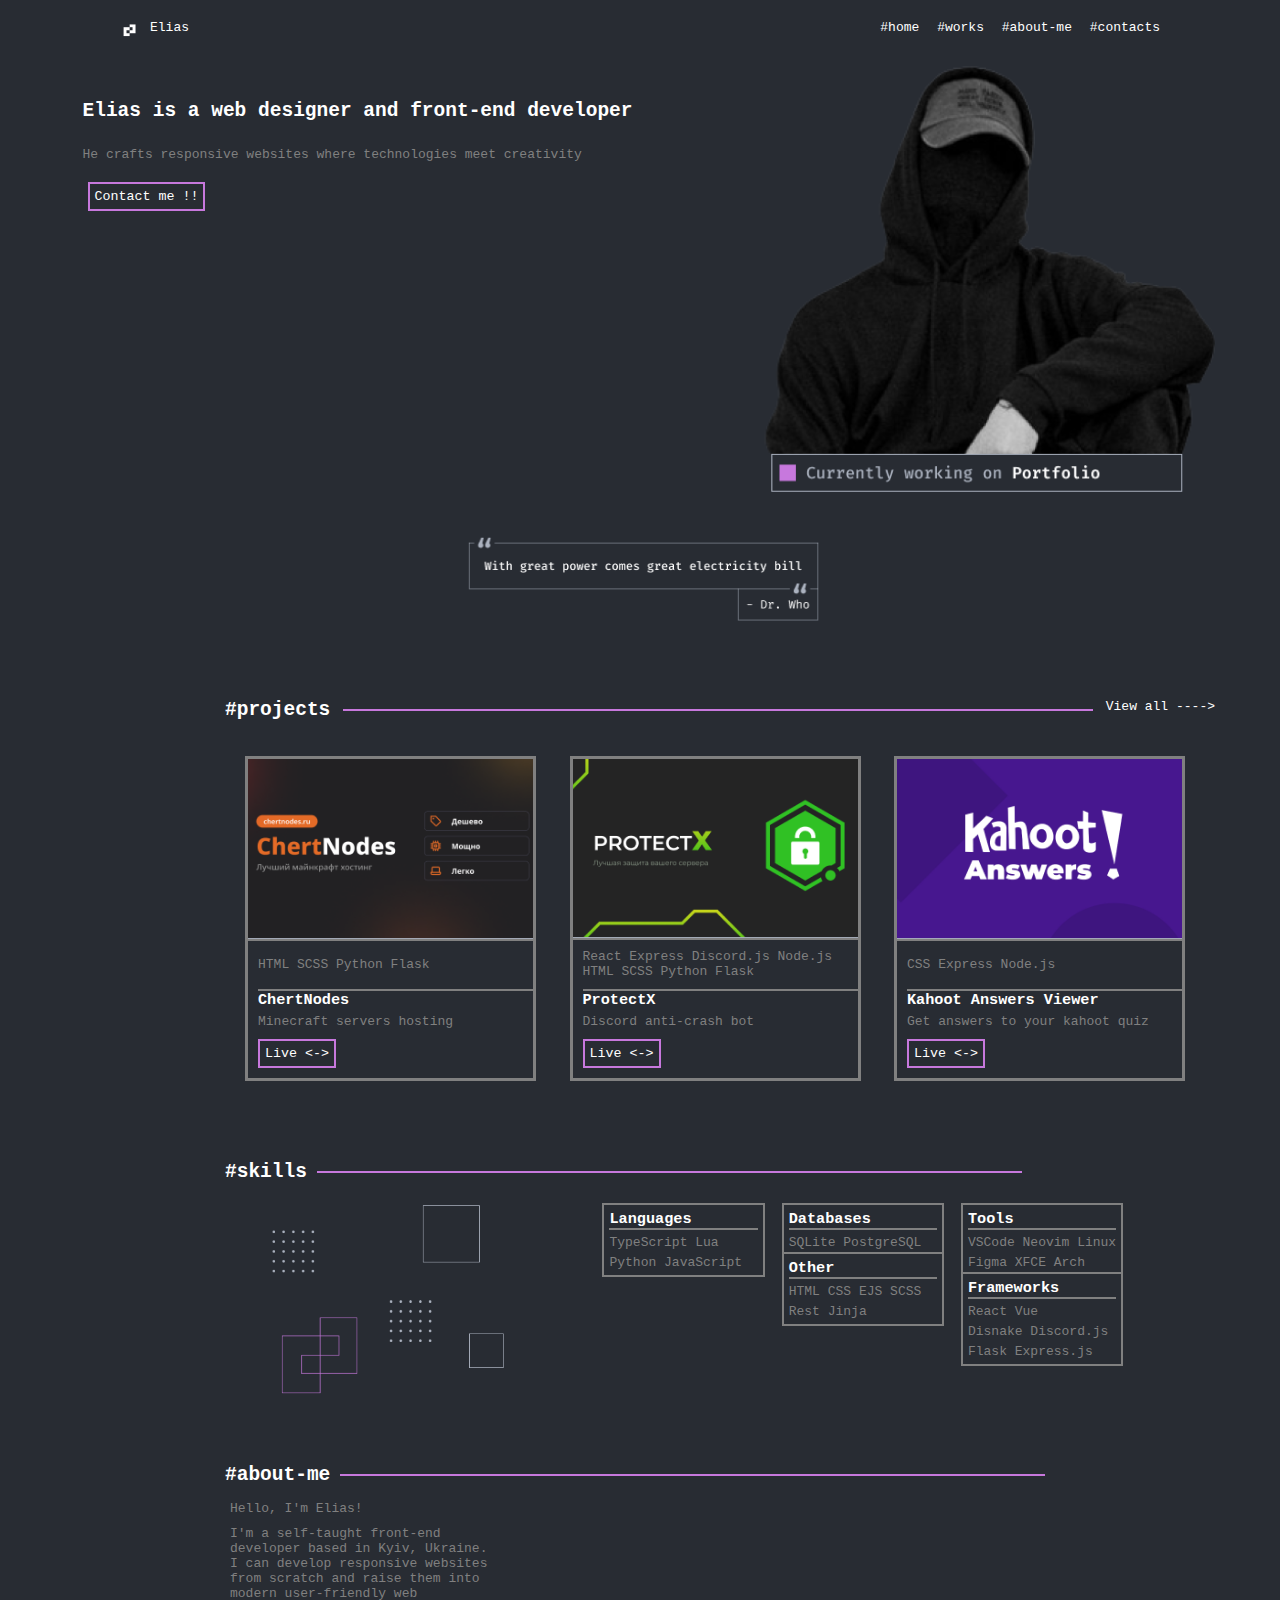
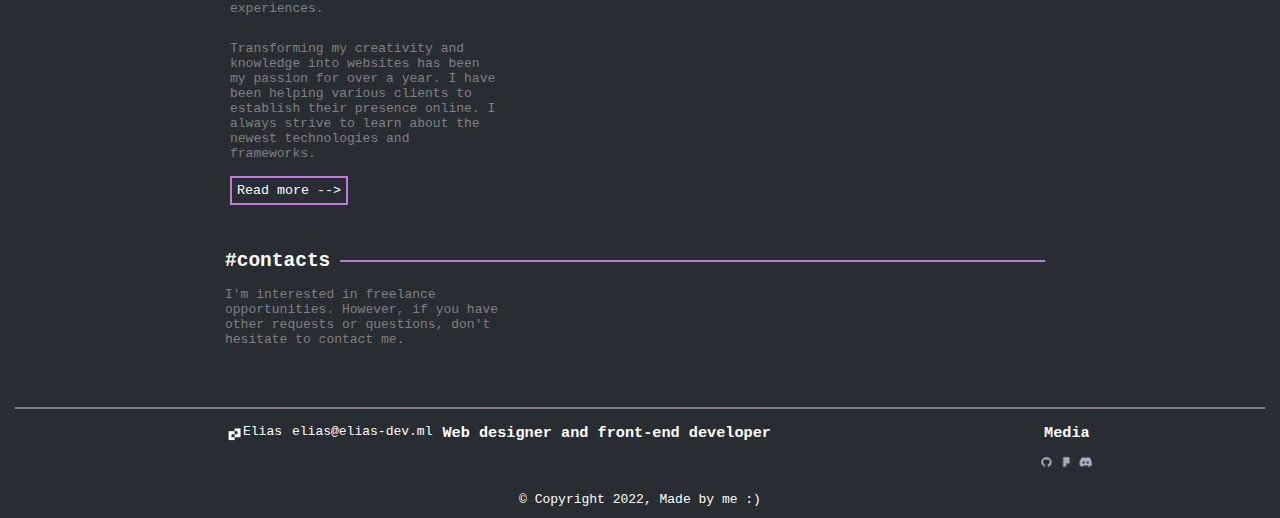
<file: index.html>
<!DOCTYPE html>
<html lang="en">
<head>
    <meta charset="UTF-8">
    <meta name="viewport" content="width=device-width, initial-scale=1.0">
    <title>Elias Home</title>
    <link rel="stylesheet" href="styles.css">
</head>
<body>
    <header>
        <div class="left-bit">
            <img id="logo" src="images/logo.png" alt="logo">              
            <p id="name">Elias</p>
        </div>

        <nav class="right-bit">
            <a href="Home.html">#home</a>
            <a href="Home.html">#works</a>
            <a href="Home.html">#about-me</a>
            <a href="Contacts.html">#contacts</a>
        </nav>
    </header>
    
    <section>
        <div class="opener">
            <div class="opener-text">
                <h2>Elias is a web designer and front-end developer</h2>
                <p>He crafts responsive websites where technologies meet creativity</p>
                <a href="Contacts.html">
                    <button>Contact me !!</button>
                </a>
            </div>

            <div class="opener-image">
                <img src="images/opener.png" alt="Elias">
            </div>
        </div>

        <div class="opener-quote">
            <img src="images/quote.png" alt="'With great power comes great electricity bill' - Dr. Who">
        </div>

        <div class="projects">
            <div class="projects-header">
                <h2>#projects</h2>
                <hr class="line-right">
                <p>View all ----></p>
            </div>

            <div class="projects-content">
                <div class="card">
                    <div class="card-thumbnail">
                        <img src="images/card1.png" alt="ChertNodes">
                    </div>
                    <div class="card-content">
                        <p>HTML SCSS Python Flask</p>
                    </div>
                    <div class="card-footer">
                        <h3>ChertNodes</h3>
                        <p>Minecraft servers hosting</p>
                        <button class="live-button">Live <-></button>
                    </div>
                </div>

                <div class="card">
                    <div class="card-thumbnail">
                        <img src="images/card2.png" alt="ProtectX">
                    </div>
                    <div class="card-content">
                        <p>React Express Discord.js Node.js</p>
                        <p>HTML SCSS Python Flask</p>
                    </div>
                    <div class="card-footer">
                        <h3>ProtectX</h3>
                        <p>Discord anti-crash bot</p>
                        <button class="live-button">Live <-></button>
                    </div>
                </div>

                <div class="card">
                    <div class="card-thumbnail">
                        <img src="images/card3.png" alt="Kahoot Answers">
                    </div>
                    <div class="card-content">
                        <p>CSS Express Node.js</p>
                    </div>
                    <div class="card-footer">
                        <h3>Kahoot Answers Viewer</h3>
                        <p>Get answers to your kahoot quiz</p>
                        <button class="live-button">Live <-></button>
                    </div>
                </div>
            </div>

        </div>

        <div class="skills">
            <div class="skills-header">
                <h2>#skills</h2>
                <hr class="line-right">
            </div>

            <div class="skills-content">
                <img src="images/skills-design.png" alt="bizarre design of abstract shapes and dots">
                <div class="skills-grid-container">
                    <div class="skills-grid-item">
                        <h3>Languages</h3>
                        <p>TypeScript Lua</p>
                        <p>Python JavaScript</p>
                    </div>
                    <div class="skills-grid-item">
                        <h3>Databases</h3>
                        <p>SQLite PostgreSQL</p>
                        <p>Mongo</p>
                    </div>
                    <div class="skills-grid-item">
                        <h3>Tools</h3>
                        <p>VSCode Neovim Linux</p>
                        <p>Figma XFCE Arch</p>
                        <p>Git Font Awesome</p>
                    </div>
                    <div class="skills-grid-item">

                    </div>
                    <div class="skills-grid-item">
                        <h3>Other</h3>
                        <p>HTML CSS EJS SCSS</p>
                        <p>Rest Jinja</p>
                    </div>
                    <div class="skills-grid-item">
                        <h3>Frameworks</h3>
                        <p>React Vue</p>
                        <p>Disnake Discord.js</p>
                        <p>Flask Express.js</p>
                    </div>
                </div>
            </div>
        </div>

        <div class="about">
            <div class="about-header">
                <h2>#about-me</h2>
                <hr class="line-right">
            </div>

            <div class="about-content">
                <p>Hello, I'm Elias!</p><br>
                <p>I'm a self-taught front-end developer based in Kyiv, Ukraine. I can develop responsive websites from scratch and raise them into modern user-friendly web experiences.</p><br>
                <p>Transforming my creativity and knowledge into websites has been my passion for over a year. I have been helping various clients to establish their presence online. I always strive to learn about the newest technologies and frameworks.</p><br>
                <a href="About.html">
                    <button >Read more --></button>
                </a>
            </div>
        </div>

        <div class="contacts">
            <div class="contacts-header">
                <h2>#contacts</h2>
                <hr class="line-right"> 
            </div>

            <div class="contacts-content">
                <p>I'm interested in freelance opportunities. However, if you have other requests or questions, don't hesitate to contact me.
                </p>
            </div>
        </div>
    </section>

    <footer>
        <div class="footer-upper">
            <div class="footer-left">
                <img id="logo" src="images/logo.png" alt="logo">
                <p id="name">Elias</p>
                <p>elias@elias-dev.ml</p>
                <h3>Web designer and front-end developer</h3>
            </div>
    
            <div class="footer-right">
                <h3>Media</h3>
                <img src="images/contacts.png" alt="contacts">
            </div>
        </div>
        
        <div class="footer-bottom">
            <p>&copy; Copyright 2022, Made by me :)</p>
        </div>
    </footer>
</body>
</html>
</file>
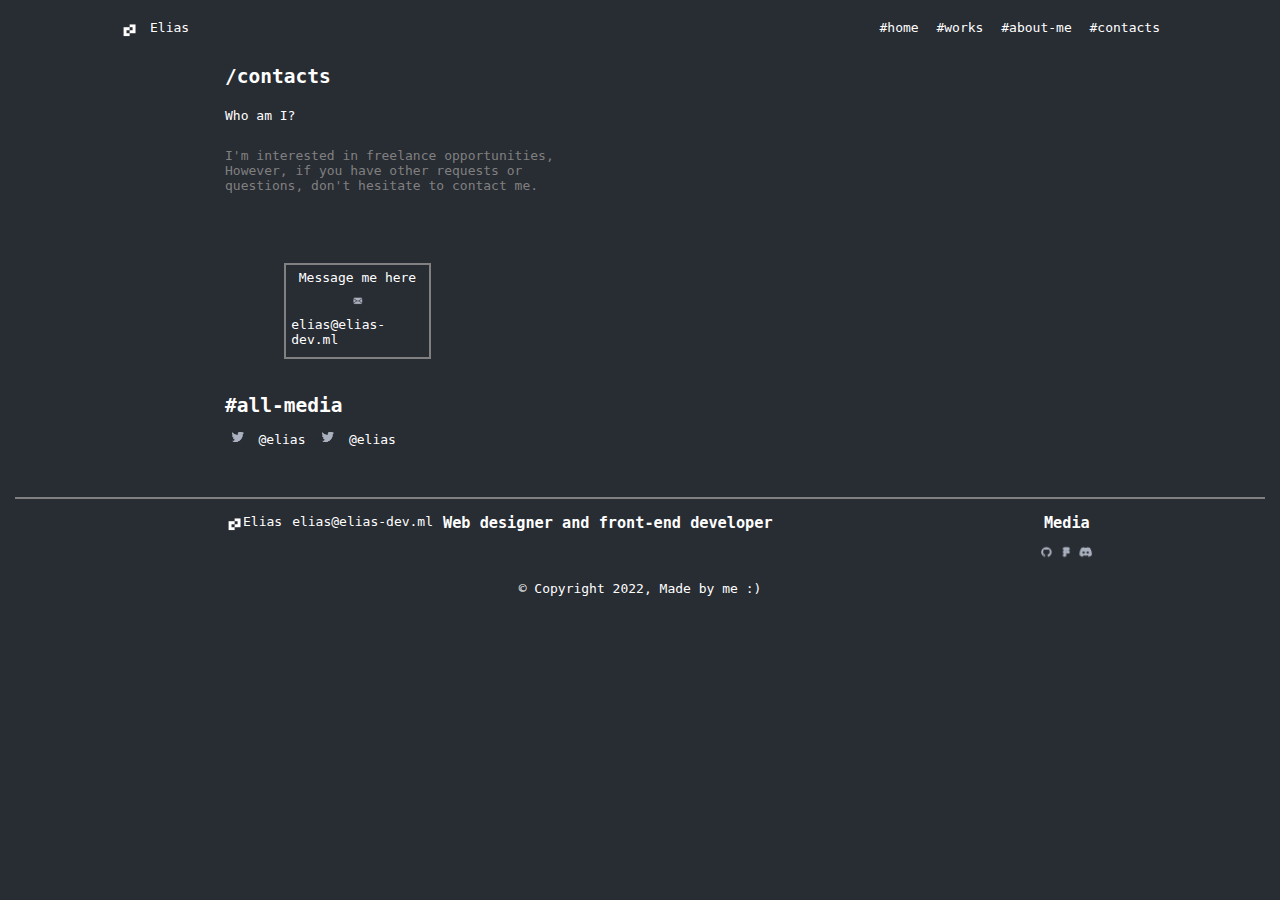
<file: Contacts.html>
<!DOCTYPE html>
<html lang="en">
<head>
    <meta charset="UTF-8">
    <meta name="viewport" content="width=device-width, initial-scale=1.0">
    <link rel="stylesheet" href="styles.css">
    <title>Elias Contacts</title>
</head>
<body>
    <header>
        <div class="left-bit">
            <img id="logo" src="images/logo.png" alt="logo">              
            <p id="name">Elias</p>
        </div>

        <nav class="right-bit">
            <a href="Home.html">#home</a>
            <a href="Home.html">#works</a>
            <a href="Home.html">#about-me</a>
            <a href="Contacts.html">#contacts</a>
        </nav>
    </header>

    <section>
        <div class="contacts-page">
            <div class="contacts-page-header">
                <h2>/contacts</h2>
            </div>

            <div class="contacts-page-content">
                <p id="title">Who am I?</p><br>
                <p>I'm interested in freelance opportunities, However, if you have other requests or questions, don't hesitate to contact me.</p>
            </div>

            <div class="message-me-container">
                <div class="message-me">
                    <p id="title">Message me here</p>
                    <img src="images/mail.png" alt="email: ">
                    <a href="https://youtu.be/nakTCXG0dSM?si=W6K854gSvK89mvQs">elias@elias-dev.ml</p>
                </div>
            </div>
        </div>

        <div class="all-media">
            <div class="all-media-header">
                <h2>#all-media</h2>
            </div>

            <div class="all-media-content">
                <img src="images/twitter.png" alt="twitter bird">
                <p>@elias</p>
                <img src="images/twitter.png" alt="twitter bird">
                <p>@elias</p>
            </div>
        </div>
    </section>

    <footer>
        <div class="footer-upper">
            <div class="footer-left">
                <img id="logo" src="images/logo.png" alt="logo">
                <p id="name">Elias</p>
                <p>elias@elias-dev.ml</p>
                <h3>Web designer and front-end developer</h3>
            </div>
    
            <div class="footer-right">
                <h3>Media</h3>
                <img src="images/contacts.png" alt="contacts">
            </div>
        </div>
        
        <div class="footer-bottom">
            <p>&copy; Copyright 2022, Made by me :)</p>
        </div>
    </footer>
</body>
</html>
</file>
<file: styles.css>
* {
    margin: 5px;
    background-color: #282C33;
    font-family: monospace;
    color: white;
    text-decoration: none;
}

.line-right {
    margin-top: 15px;
    border: none;
    height: 2px;
    background-color: #C778DD;
    width: 50%;
}

/*header css*/
header {
    position: sticky;
    top: 0;
    display: flex;
    justify-content: space-between;
}

.left-bit {
    display: flex;
    margin-left: -10px;
}

#logo {
    width: 20px;
    height: 20px;
}

.right-bit {
    margin-top: 10px;
    margin-right: -10px;
}
/*header css*/


/*opener css*/
.opener {
    display: flex;
    flex-wrap: wrap;
    justify-content: space-around;
    width: 100%;
}

.opener-text {
    margin-top: 20px;
    padding-top: 20px;
}

.opener-text p {
    padding-top: 20px;
    padding-bottom: 10px;
    color: grey;
}

.opener-text button {
    border-style: solid;
    padding: 5px;
    border-color: #C778DD;
}

.opener-image img {
    width: 100%;
}

.opener-quote img {
    width: 100%;
}
/*opener css*/

/*projects css*/
.projects-header {
    display: flex;
    width: 100%;
    justify-content: space-between;
}

/*gtp*/
.projects-content {
    display: flex;
    justify-content: space-between;
    flex-wrap: wrap;
    gap: 10px;
    padding: 20px;
}

.card {
    border-style: solid;
    border-color: grey;
    overflow: hidden;
    display: flex;
    flex-direction: column;
    justify-content: space-between;
}

.card-thumbnail img {
    width: 110%;
    margin: -10px;
    height: auto;
    border-bottom: 2px solid grey;
}

.card-content p {
    color: grey;
    width: 100%;
    margin-bottom: -5px;
}

.card-footer h3{
    border-top: 2px solid grey;
    width: 100%;
}

.card-footer p {
    color: grey;
}

.live-button {
    border-style: solid;
    border-color: #C778DD;
    padding: 5px;
}
/*projects css*/

/*skills css*/
.skills-header {
    display: flex;
}

.skills-content img{
    width: 100%;
}

.skills-content {
    display: flex;
    justify-content: flex-start;
    flex-wrap: wrap;
}

/*gpt used to get grid syntax*/
.skills-grid-container {
    display: grid;
    width: 100%;
    gap: 7px;
    text-align: center;
}

.skills-grid-item {
    border: 2px solid grey;
}

.skills-grid-item h3 {
    color: white;
    border-bottom: grey 2px solid;
}

.skills-grid-item p {
    color: grey;
}
/*skills css*/

/*about-me css*/
.about-header {
    display: flex;
}

.about-content p {
    color: grey;
    margin-left: 10px;
}

.about-content button {
    border: solid 2px;
    border-color: #C778DD;
    padding: 5px;
}
/*about-me css*/

/*contacts css*/
.contacts {
    padding-bottom: 50px;
}

.contacts-header {
    display: flex;
}

.contacts-content p {
    color: grey;
}
/*contacts css*/

/*footer css*/
.footer {
    display: flex;
    justify-content: space-between;
}

.footer-left {
    width: 100%;
    border-top: grey solid 2px;
    display: flex;
    flex-wrap: wrap;
    padding-bottom: 10px;
}

.footer-left img {
    margin-right: -7px;
}

.footer-right img {
    width: 30%;
}
/*footer css*/

/*contacts page css*/
.contacts-page {
    display: flex;
    flex-wrap: wrap;
}

.contacts-page-header {
    width: 100%;
}

.contacts-page #title {
    color: white;
}

.contacts-page p {
    color: grey;
}

.contacts-page-content {
    padding-bottom: 50px;
}

.message-me-container {
    display: flex;
    justify-content: center;
}

.message-me {
    display: flex;
    justify-content: center;
    border: 2px solid gray;
    flex-wrap: wrap;
    width: 50%;
}

.message-me img {
    width: 10%;
}
/*contacts page css*/

/*all-media*/
.all-media-content {
    display: flex;
}

.all-media-content p {
    padding-top: 5px;
}

.all-media-content img {
    width: 10%;
}
/*all-media*/


/*DESKTOP SCREENS ONLY css*/
@media only screen and (min-width: 1024px) {
    .line-right {
        width: 75%;
    }

    /*header*/
    .left-bit {
        margin-left: 100px;
    }

    .right-bit {
        margin-right: 100px;
    }
    /*header*/

    /*opener*/
    .opener-quote {
        display: flex;
        width: 30%;
        margin-left: 35%;
    }
    /*opener*/

    /*projects*/
    .projects {
        margin: 50px;
        margin-left: 200px;
    }

    .card {
        width: 30%;
    }
    /*projects*/

    /*skills*/
    .skills {
        margin-left: 200px;
        margin-right: 100px;
    }

    .skills-content {
        justify-content: space-around;
    }

    .skills-content img {
        width: 30%;
    }

    .skills-grid-container {
        grid-template-columns: repeat(3, 1fr);
        width: auto;
    }

    .skills-grid-item {
        text-align: left;
        height: fit-content;
    }

    /*gpt used bc i couldn't remember syntax, could've used w3 i guess*/
    .skills-grid-item:nth-child(4) {
        visibility: hidden; /*added in post to have an invisible grid item to keep the look*/
    }

    .skills-grid-item:nth-child(5) {
        margin-top: -120px;
    }

    .skills-grid-item:nth-child(6) {
        margin-top: -100px;
    }
    /*skills*/

    /*about-me*/
    .about {
        margin-left: 200px;
        margin-right: 100px;
    }

    .about-content {
        display: flex;
        flex-wrap: wrap;
        width: 30%;
    }
    /*about-me*/

    /*contacts*/
    .contacts {
        margin-top: 30px;
        margin-left: 200px;
        margin-right: 100px;
    }

    .contacts-content p {
        width: 30%;
        margin-top: 10px;
    }
    /*contacts*/

    /*footer*/
    footer {
        border-top: grey 2px solid;
        text-align: center;
    }

    .footer-upper {
        display: flex;
        margin-left: 200px;
        margin-right: 100px;
    }

    .footer-right img {
        width: 30%;
    }

    .footer-left {
        border: none;
    }
    /*footer*/

    /*contacts-page css*/
    .contacts-page {
        margin-left: 200px;
        margin-right: 100px;
    }
    .contacts-page-content p {
        width: 40%;
    }

    .message-me-container {
        height: 30%;
        width: 30%;
    }
    /*contacts-page css*/

    /*all-media*/
    .all-media {
        margin-left: 200px;
        margin-right: 100px;
    }
    .all-media-content img {
        width: 2.5%;
    }
    /*all-media*/
}
</file>
